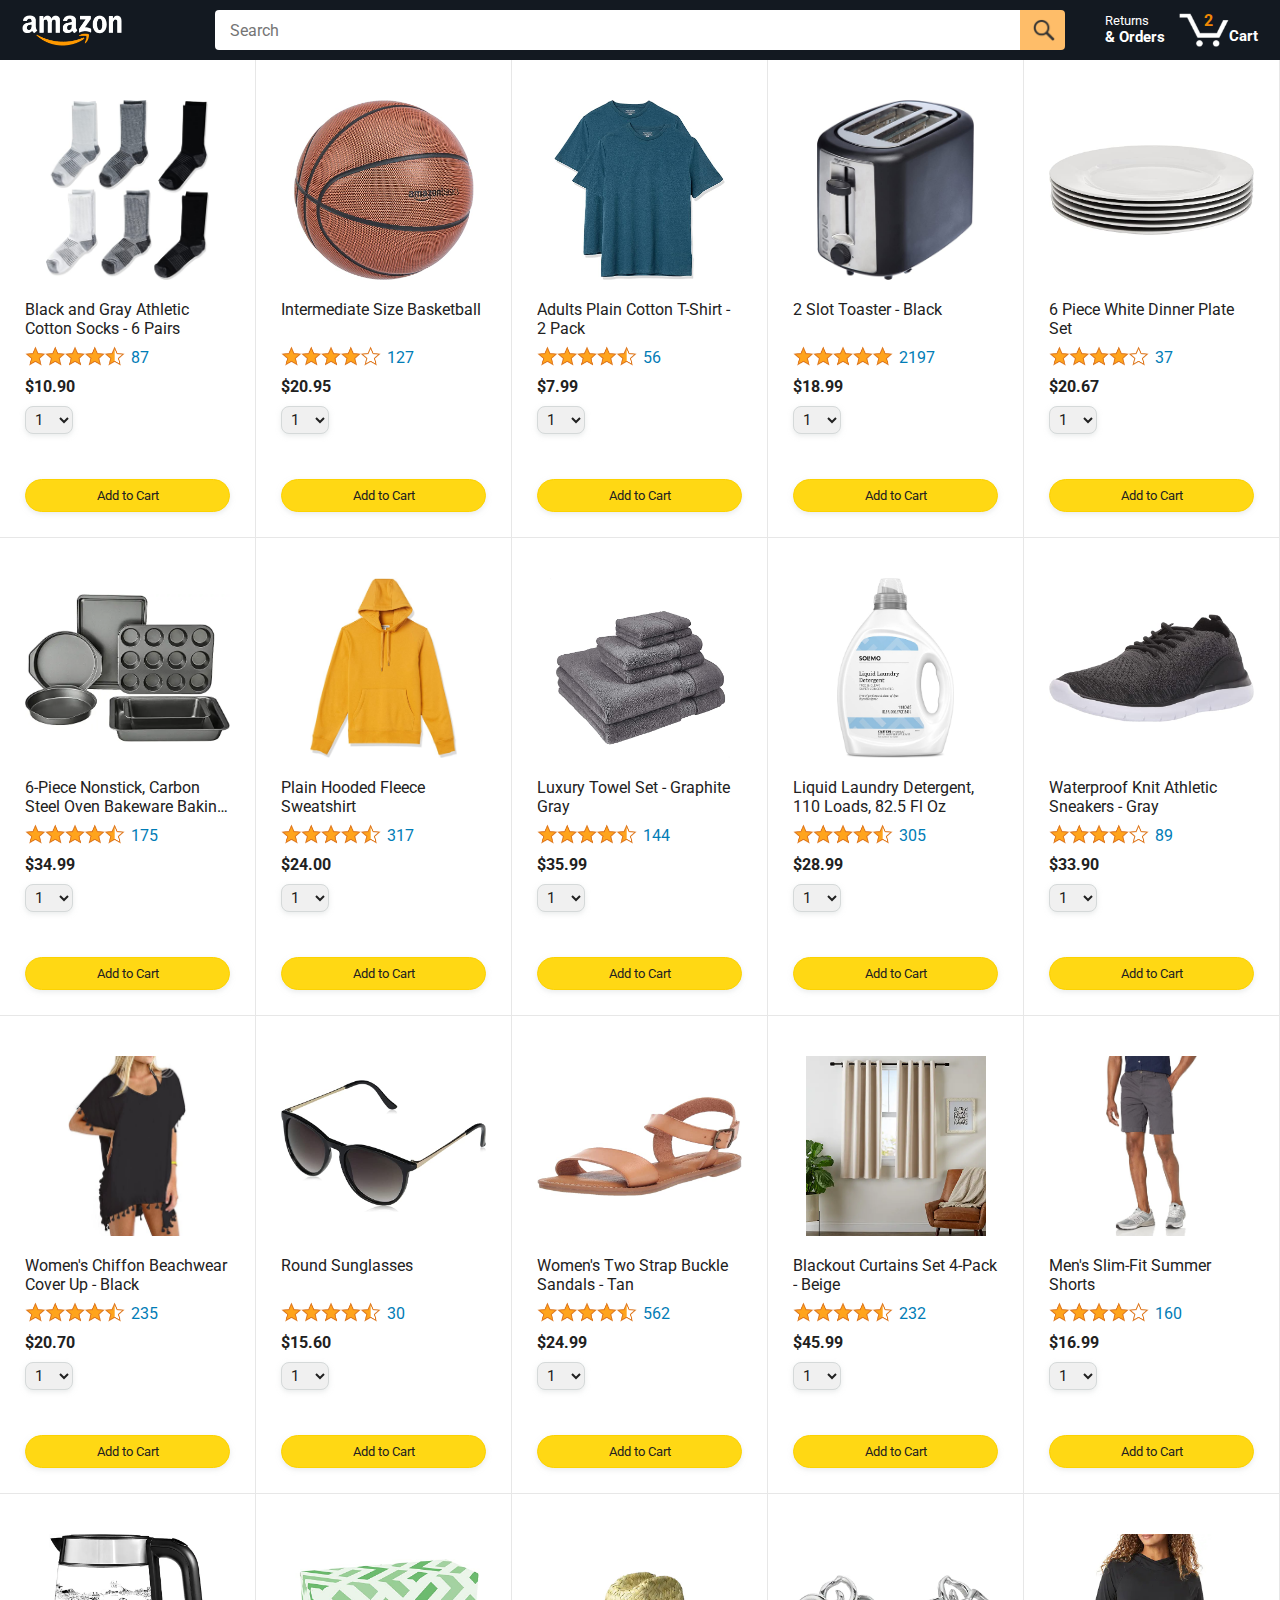
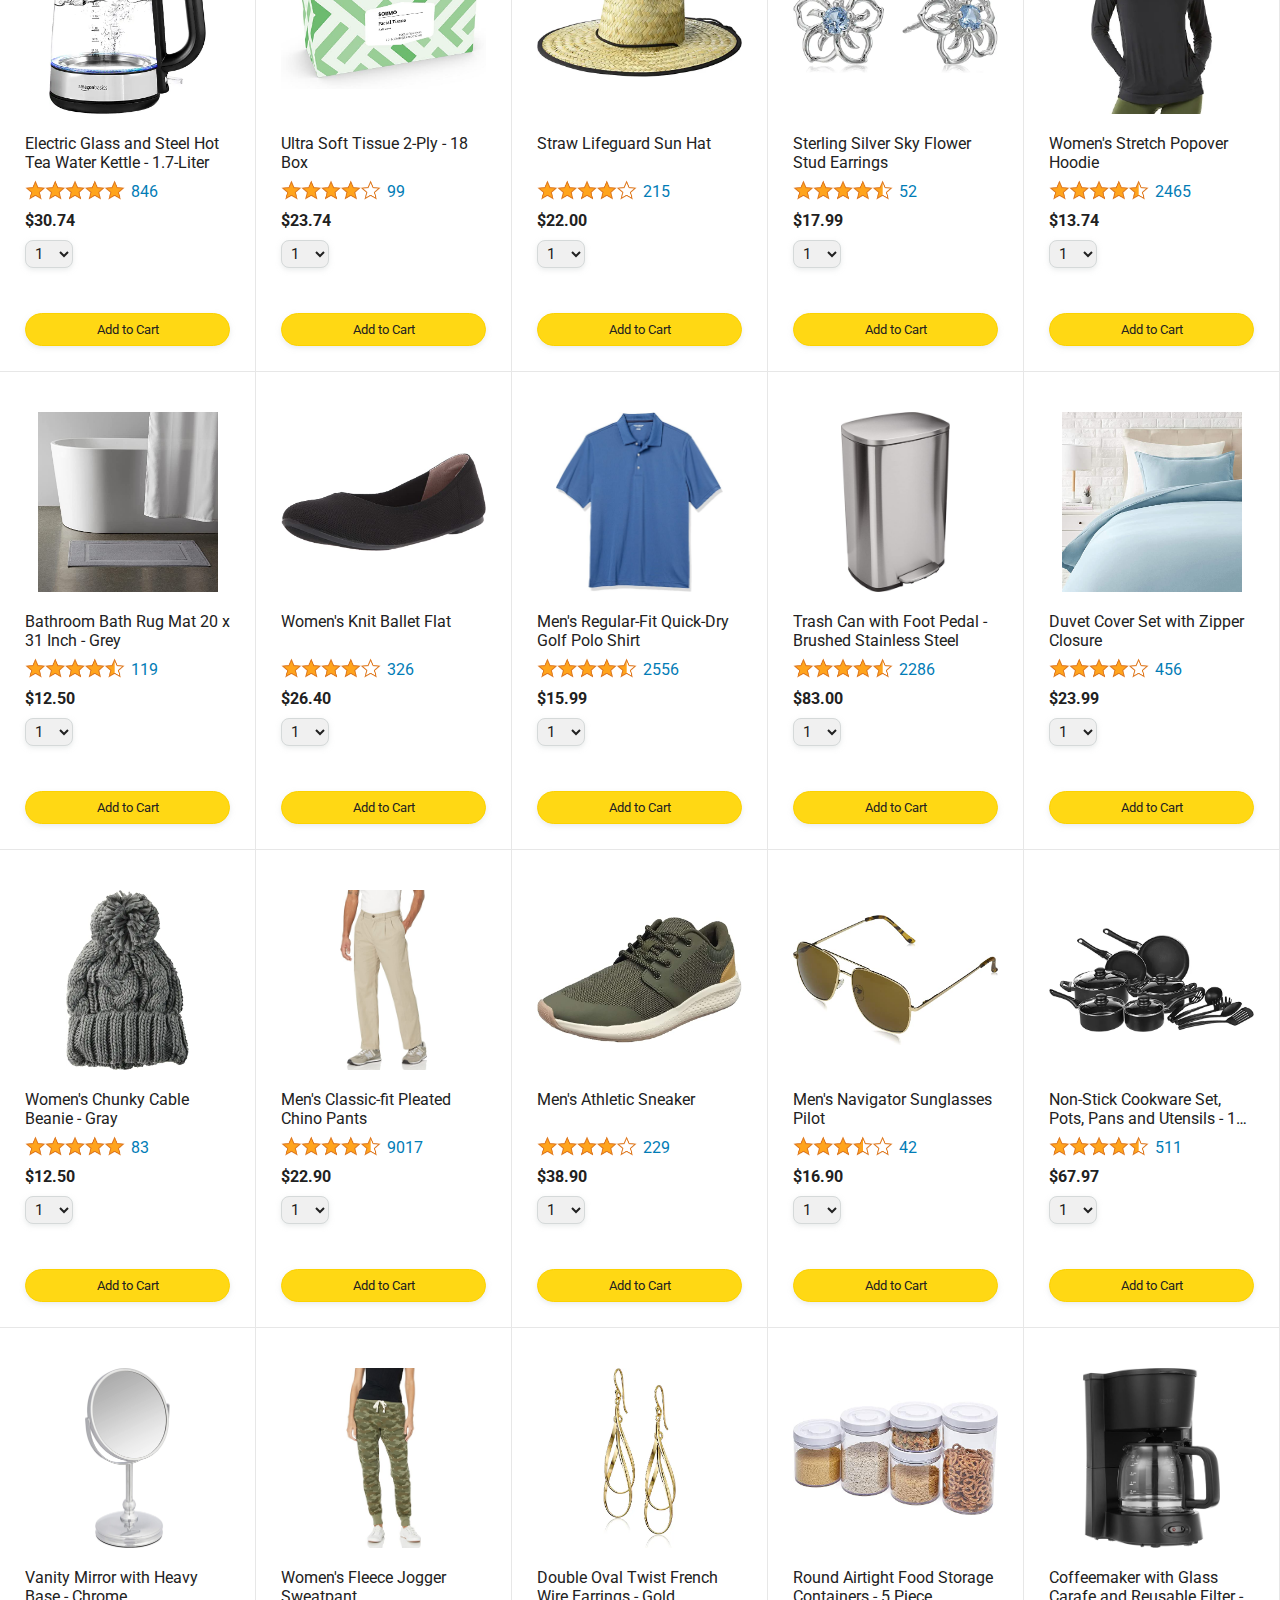
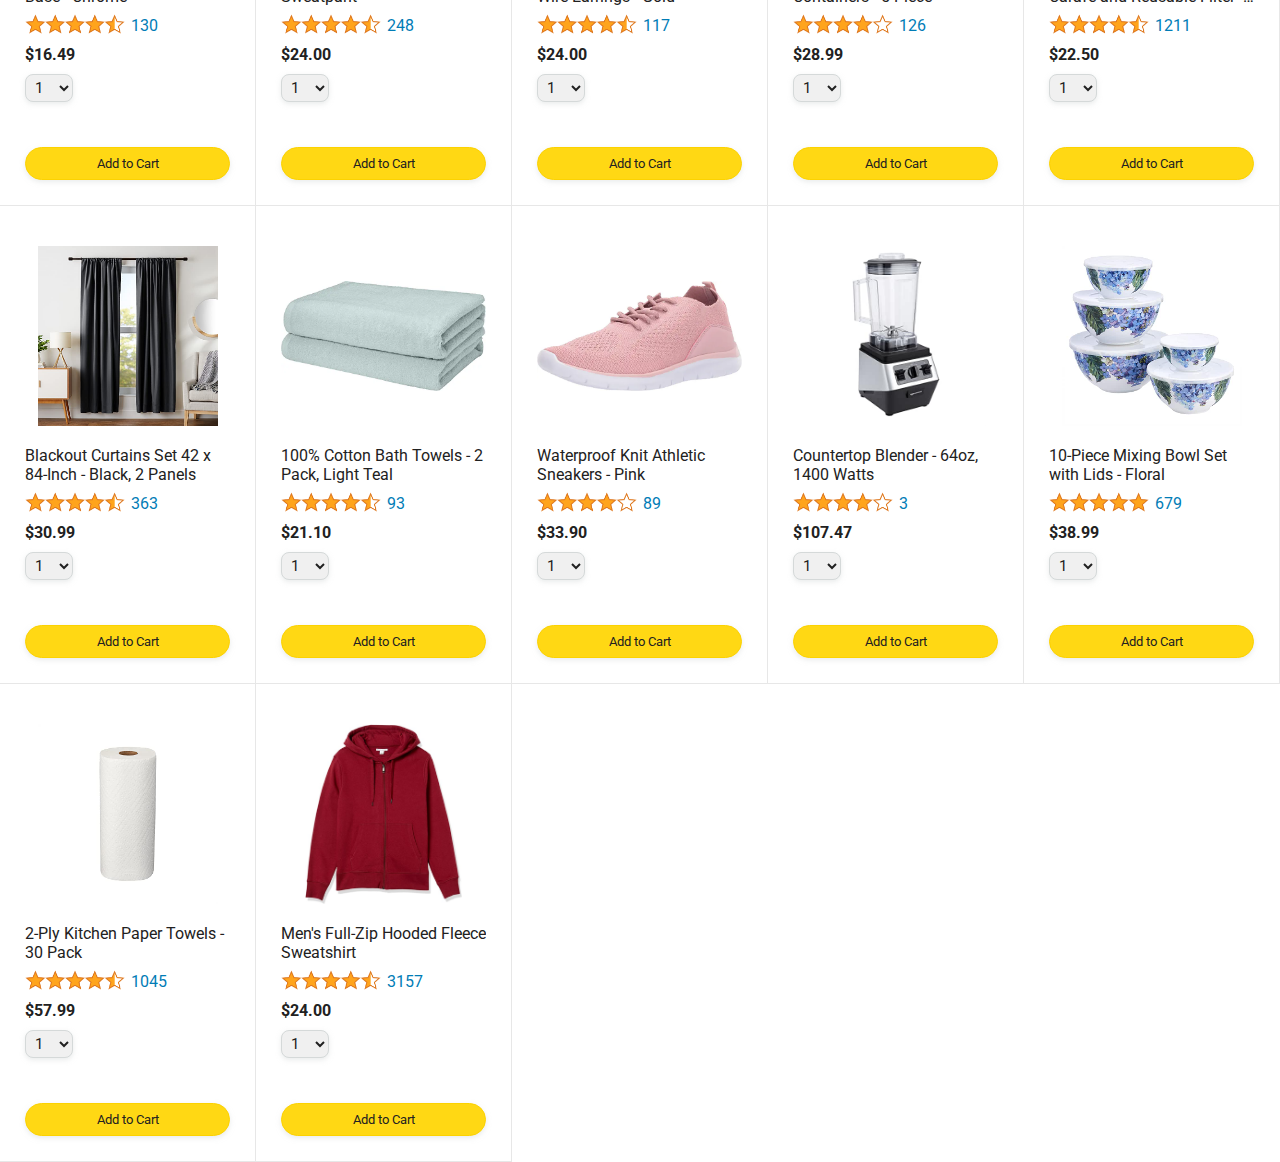
<file: javascript-amazon-project-main/index.html>
<!DOCTYPE html>
<html>

<head>
  <title>Amazon Project</title>
  <meta name="viewport" content="width=device-width, initial-scale=1">

  <!-- Load a font called Roboto from Google Fonts. -->
  <link rel="preconnect" href="https://fonts.googleapis.com">
  <link rel="preconnect" href="https://fonts.gstatic.com" crossorigin>
  <link href="https://fonts.googleapis.com/css2?family=Roboto:wght@400;500;700&display=swap" rel="stylesheet">

  <!-- Here are the CSS files for this page. -->
  <link rel="stylesheet" href="styles/shared/general.css">
  <link rel="stylesheet" href="styles/shared/amazon-header.css">
  <link rel="stylesheet" href="styles/pages/amazon.css">
</head>

<body>
  <div class="amazon-header">
    <div class="amazon-header-left-section">
      <a href="amazon.html" class="header-link">
        <img class="amazon-logo" src="images/amazon-logo-white.png">
        <img class="amazon-mobile-logo" src="images/amazon-mobile-logo-white.png">
      </a>
    </div>

    <div class="amazon-header-middle-section">
      <input class="search-bar" type="text" placeholder="Search">

      <button class="search-button">
        <img class="search-icon" src="images/icons/search-icon.png">
      </button>
    </div>

    <div class="amazon-header-right-section">
      <a class="orders-link header-link" href="orders.html">
        <span class="returns-text">Returns</span>
        <span class="orders-text">& Orders</span>
      </a>

      <a class="cart-link header-link" href="checkout.html">
        <img class="cart-icon" src="images/icons/cart-icon.png">
        <div class="cart-quantity"></div>
        <div class="cart-text">Cart</div>
      </a>
    </div>
  </div>

  <div class="main">
    <div class="products-grid">

    </div>
  </div>
  <script type="module" src="scripts/amazon.js"></script>

</body>


</html>
</file>
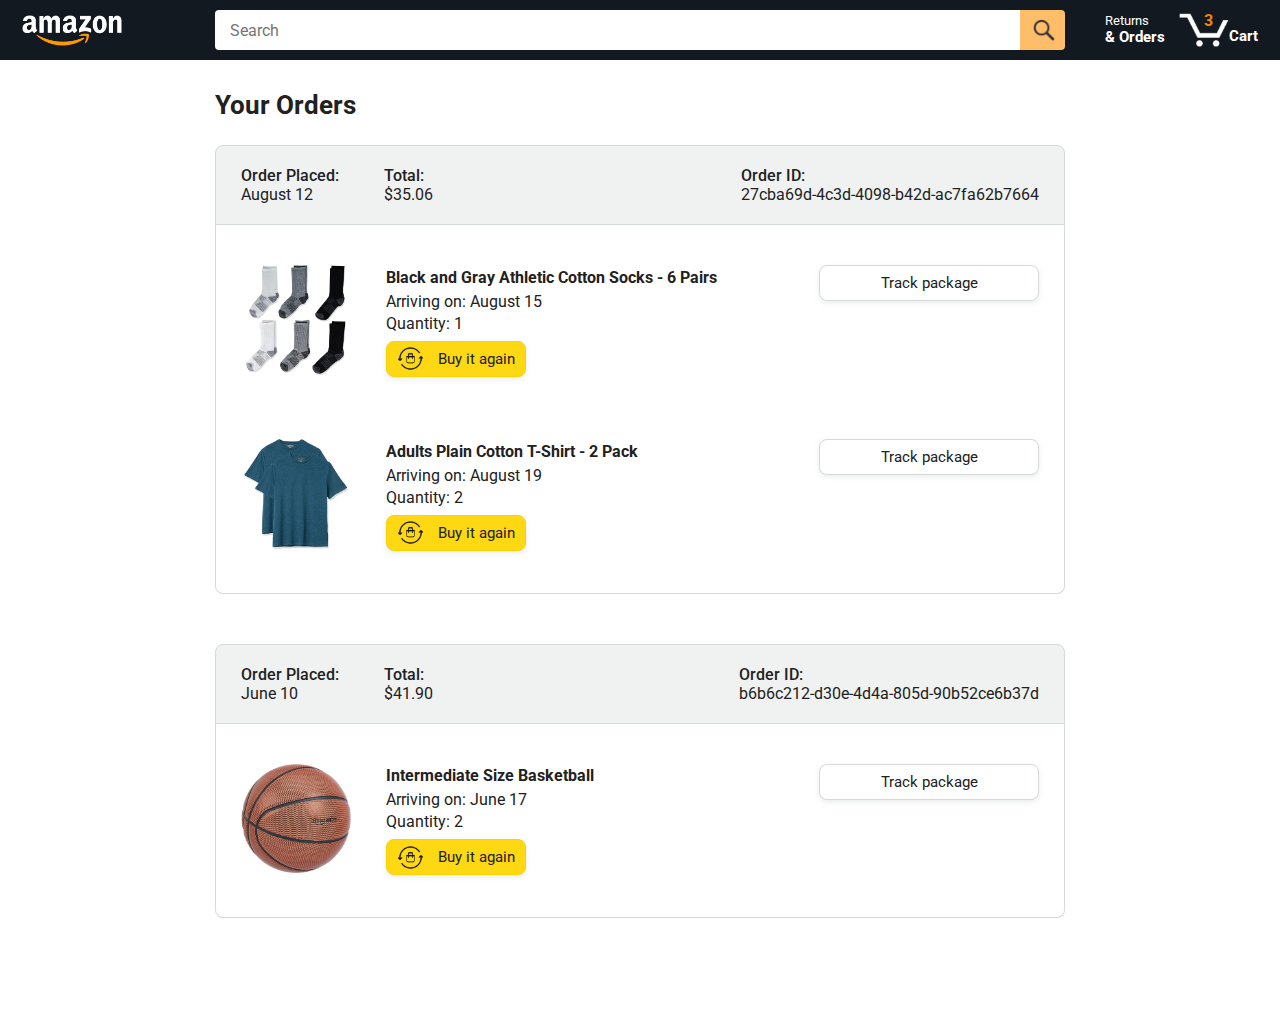
<file: javascript-amazon-project-main/orders.html>
<!DOCTYPE html>
<html>
  <head>
    <title>Orders</title>

    <!-- This code is needed for responsive design to work.
      (Responsive design = make the website look good on
      smaller screen sizes like a phone or a tablet). -->
    <meta name="viewport" content="width=device-width, initial-scale=1">

    <!-- Load a font called Roboto from Google Fonts. -->
    <link rel="preconnect" href="https://fonts.googleapis.com">
    <link rel="preconnect" href="https://fonts.gstatic.com" crossorigin>
    <link href="https://fonts.googleapis.com/css2?family=Roboto:wght@400;500;700&display=swap" rel="stylesheet">

    <!-- Here are the CSS files for this page. -->
    <link rel="stylesheet" href="styles/shared/general.css">
    <link rel="stylesheet" href="styles/shared/amazon-header.css">
    <link rel="stylesheet" href="styles/pages/orders.css">
  </head>
  <body>
    <div class="amazon-header">
      <div class="amazon-header-left-section">
        <a href="amazon.html" class="header-link">
          <img class="amazon-logo"
            src="images/amazon-logo-white.png">
          <img class="amazon-mobile-logo"
            src="images/amazon-mobile-logo-white.png">
        </a>
      </div>

      <div class="amazon-header-middle-section">
        <input class="search-bar" type="text" placeholder="Search">

        <button class="search-button">
          <img class="search-icon" src="images/icons/search-icon.png">
        </button>
      </div>

      <div class="amazon-header-right-section">
        <a class="orders-link header-link" href="orders.html">
          <span class="returns-text">Returns</span>
          <span class="orders-text">& Orders</span>
        </a>

        <a class="cart-link header-link" href="checkout.html">
          <img class="cart-icon" src="images/icons/cart-icon.png">
          <div class="cart-quantity">3</div>
          <div class="cart-text">Cart</div>
        </a>
      </div>
    </div>

    <div class="main">
      <div class="page-title">Your Orders</div>

      <div class="orders-grid">
        <div class="order-container">
          
          <div class="order-header">
            <div class="order-header-left-section">
              <div class="order-date">
                <div class="order-header-label">Order Placed:</div>
                <div>August 12</div>
              </div>
              <div class="order-total">
                <div class="order-header-label">Total:</div>
                <div>$35.06</div>
              </div>
            </div>

            <div class="order-header-right-section">
              <div class="order-header-label">Order ID:</div>
              <div>27cba69d-4c3d-4098-b42d-ac7fa62b7664</div>
            </div>
          </div>

          <div class="order-details-grid">
            <div class="product-image-container">
              <img src="images/products/athletic-cotton-socks-6-pairs.jpg">
            </div>

            <div class="product-details">
              <div class="product-name">
                Black and Gray Athletic Cotton Socks - 6 Pairs
              </div>
              <div class="product-delivery-date">
                Arriving on: August 15
              </div>
              <div class="product-quantity">
                Quantity: 1
              </div>
              <button class="buy-again-button button-primary">
                <img class="buy-again-icon" src="images/icons/buy-again.png">
                <span class="buy-again-message">Buy it again</span>
              </button>
            </div>

            <div class="product-actions">
              <a href="tracking.html">
                <button class="track-package-button button-secondary">
                  Track package
                </button>
              </a>
            </div>

            <div class="product-image-container">
              <img src="images/products/adults-plain-cotton-tshirt-2-pack-teal.jpg">
            </div>

            <div class="product-details">
              <div class="product-name">
                Adults Plain Cotton T-Shirt - 2 Pack
              </div>
              <div class="product-delivery-date">
                Arriving on: August 19
              </div>
              <div class="product-quantity">
                Quantity: 2
              </div>
              <button class="buy-again-button button-primary">
                <img class="buy-again-icon" src="images/icons/buy-again.png">
                <span class="buy-again-message">Buy it again</span>
              </button>
            </div>

            <div class="product-actions">
              <a href="tracking.html">
                <button class="track-package-button button-secondary">
                  Track package
                </button>
              </a>
            </div>
          </div>
        </div>

        <div class="order-container">

          <div class="order-header">
            <div class="order-header-left-section">
              <div class="order-date">
                <div class="order-header-label">Order Placed:</div>
                <div>June 10</div>
              </div>
              <div class="order-total">
                <div class="order-header-label">Total:</div>
                <div>$41.90</div>
              </div>
            </div>

            <div class="order-header-right-section">
              <div class="order-header-label">Order ID:</div>
              <div>b6b6c212-d30e-4d4a-805d-90b52ce6b37d</div>
            </div>
          </div>

          <div class="order-details-grid">
            <div class="product-image-container">
              <img src="images/products/intermediate-composite-basketball.jpg">
            </div>

            <div class="product-details">
              <div class="product-name">
                Intermediate Size Basketball
              </div>
              <div class="product-delivery-date">
                Arriving on: June 17
              </div>
              <div class="product-quantity">
                Quantity: 2
              </div>
              <button class="buy-again-button button-primary">
                <img class="buy-again-icon" src="images/icons/buy-again.png">
                <span class="buy-again-message">Buy it again</span>
              </button>
            </div>

            <div class="product-actions">
              <a href="tracking.html">
                <button class="track-package-button button-secondary">
                  Track package
                </button>
              </a>
            </div>
          </div>
        </div>
      </div>
    </div>
  </body>
</html>
</file>
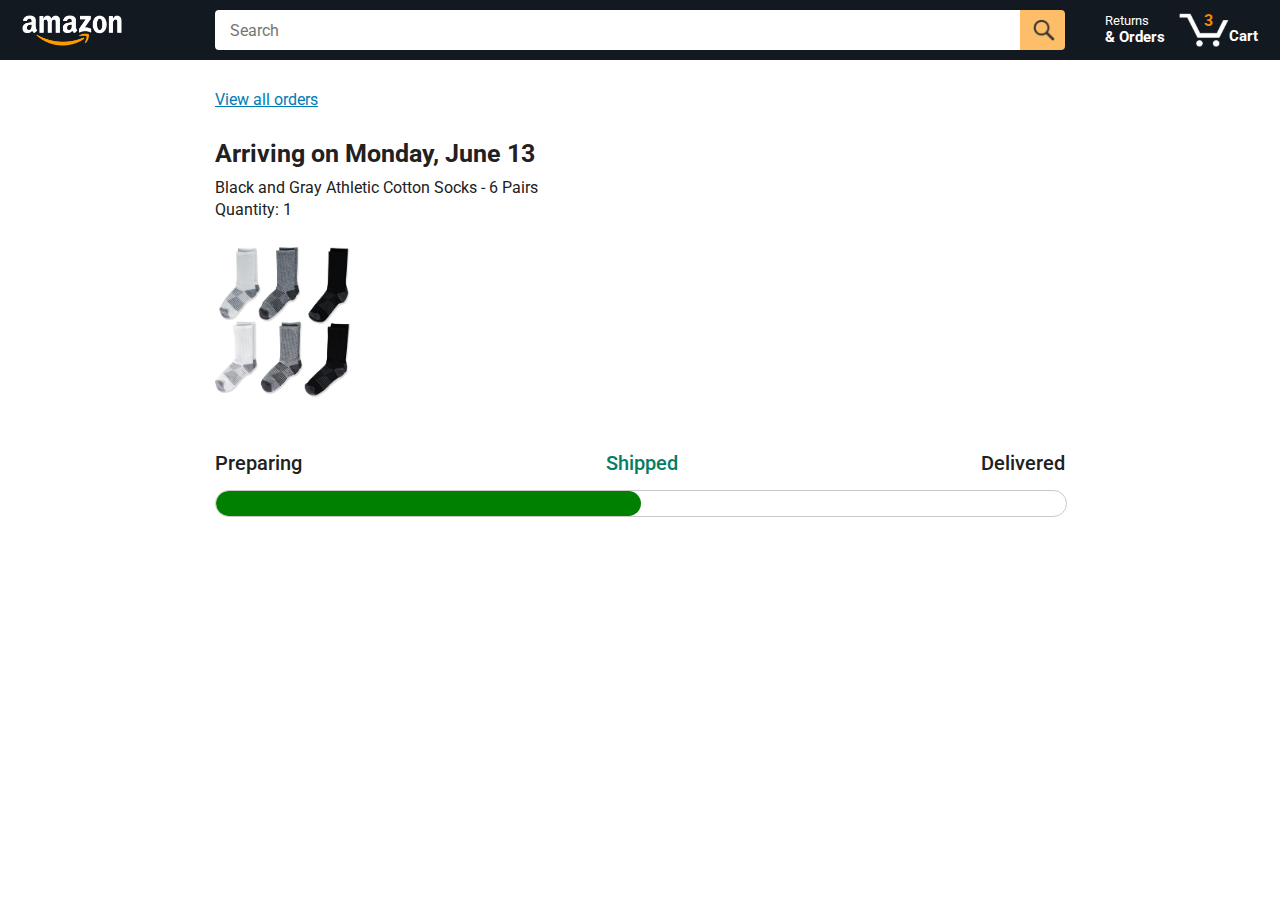
<file: javascript-amazon-project-main/tracking.html>
<!DOCTYPE html>
<html>
  <head>
    <title>Tracking</title>

    <!-- This code is needed for responsive design to work.
      (Responsive design = make the website look good on
      smaller screen sizes like a phone or a tablet). -->
    <meta name="viewport" content="width=device-width, initial-scale=1">

    <!-- Load a font called Roboto from Google Fonts. -->
    <link rel="preconnect" href="https://fonts.googleapis.com">
    <link rel="preconnect" href="https://fonts.gstatic.com" crossorigin>
    <link href="https://fonts.googleapis.com/css2?family=Roboto:wght@400;500;700&display=swap" rel="stylesheet">

    <!-- Here are the CSS files for this page. -->
    <link rel="stylesheet" href="styles/shared/general.css">
    <link rel="stylesheet" href="styles/shared/amazon-header.css">
    <link rel="stylesheet" href="styles/pages/tracking.css">
  </head>
  <body>
    <div class="amazon-header">
      <div class="amazon-header-left-section">
        <a href="amazon.html" class="header-link">
          <img class="amazon-logo"
            src="images/amazon-logo-white.png">
          <img class="amazon-mobile-logo"
            src="images/amazon-mobile-logo-white.png">
        </a>
      </div>

      <div class="amazon-header-middle-section">
        <input class="search-bar" type="text" placeholder="Search">

        <button class="search-button">
          <img class="search-icon" src="images/icons/search-icon.png">
        </button>
      </div>

      <div class="amazon-header-right-section">
        <a class="orders-link header-link" href="orders.html">
          <span class="returns-text">Returns</span>
          <span class="orders-text">& Orders</span>
        </a>

        <a class="cart-link header-link" href="checkout.html">
          <img class="cart-icon" src="images/icons/cart-icon.png">
          <div class="cart-quantity">3</div>
          <div class="cart-text">Cart</div>
        </a>
      </div>
    </div>

    <div class="main">
      <div class="order-tracking">
        <a class="back-to-orders-link link-primary" href="orders.html">
          View all orders
        </a>

        <div class="delivery-date">
          Arriving on Monday, June 13
        </div>

        <div class="product-info">
          Black and Gray Athletic Cotton Socks - 6 Pairs
        </div>

        <div class="product-info">
          Quantity: 1
        </div>

        <img class="product-image" src="images/products/athletic-cotton-socks-6-pairs.jpg">

        <div class="progress-labels-container">
          <div class="progress-label">
            Preparing
          </div>
          <div class="progress-label current-status">
            Shipped
          </div>
          <div class="progress-label">
            Delivered
          </div>
        </div>

        <div class="progress-bar-container">
          <div class="progress-bar"></div>
        </div>
      </div>
    </div>
  </body>
</html>
</file>
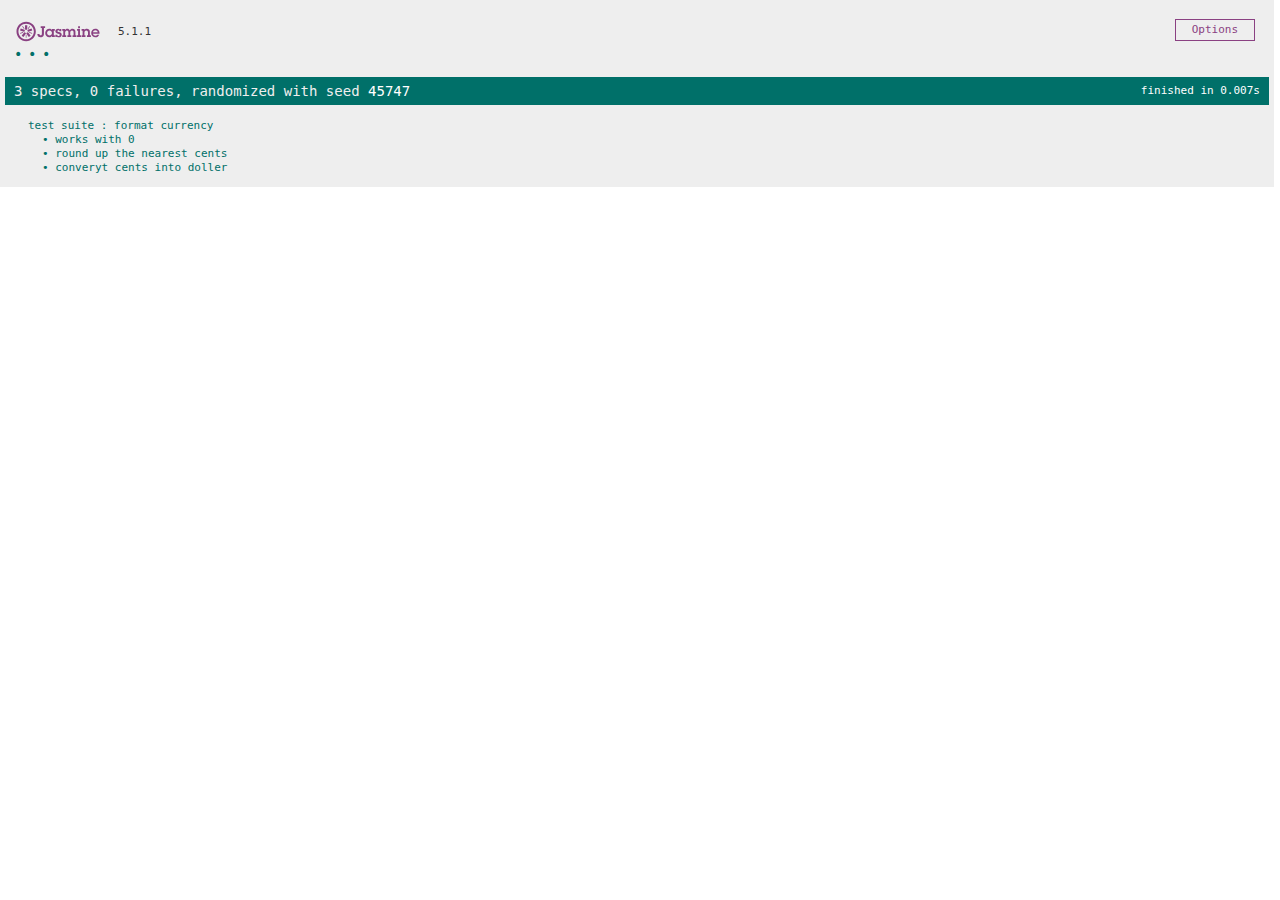
<file: javascript-amazon-project-main/tests-jasmine/tests.html>
<!DOCTYPE html>
<html>

<head>
  <meta charset="utf-8">
  <title>Jasmine Spec Runner v5.1.1</title>

  <link rel="shortcut icon" type="image/png" href="lib/jasmine-5.1.1/jasmine_favicon.png">
  <link rel="stylesheet" href="lib/jasmine-5.1.1/jasmine.css">

  <script src="lib/jasmine-5.1.1/jasmine.js"></script>
  <script src="lib/jasmine-5.1.1/jasmine-html.js"></script>
  <script src="lib/jasmine-5.1.1/boot0.js"></script>
  <!-- optional: include a file here that configures the Jasmine env -->
  <script src="lib/jasmine-5.1.1/boot1.js"></script>

</head>

<body>
  <script type="module" src="moneyTest.js"></script>
</body>

</html>
</file>
<file: javascript-amazon-project-main/styles/shared/general.css>
body {
  font-family: Roboto, Arial;
  color: rgb(33, 33, 33);
  /* The <body> element has a default margin of 8px
     on all sides. This removes the default margins. */
  margin: 0;
}

/* <p> elements have a default margin on the top
   and bottom. This removes the default margins. */
p {
  margin: 0;
}

button {
  cursor: pointer;
}

select {
  cursor: pointer;
}

input, select, button {
  font-family: Roboto, Arial;
}

.button-primary {
  color: rgb(33, 33, 33);
  background-color: rgb(255, 216, 20);
  border: 1px solid rgb(252, 210, 0);
  border-radius: 8px;
  cursor: pointer;
  box-shadow: 0 2px 5px rgba(213, 217, 217, 0.5);
}

.button-primary:hover {
  background-color: rgb(247, 202, 0);
  border: 1px solid rgb(242, 194, 0);
}

.button-primary:active {
  background: rgb(255, 216, 20);
  border-color: rgb(252, 210, 0);
  box-shadow: none;
}

.button-secondary {
  color: rgb(33, 33, 33);
  background: white;
  border: 1px solid rgb(213, 217, 217);
  border-radius: 8px;
  cursor: pointer;
  box-shadow: 0 2px 5px rgba(213, 217, 217, 0.5);
}

.button-secondary:hover {
  background-color: rgb(247, 250, 250);
}

.button-secondary:active {
  background-color: rgb(237, 253, 255);
  box-shadow: none;
}

/* These styles will limit text to 2 lines. Anything
   beyond 2 lines will be replaced with "..."
   You can find this code by using an A.I. tool or by
   searching in Google.
   https://css-tricks.com/almanac/properties/l/line-clamp/ */
.limit-text-to-2-lines {
  display: -webkit-box;
  -webkit-line-clamp: 2;
  -webkit-box-orient: vertical;
  overflow: hidden;
}

.link-primary {
  color: rgb(1, 124, 182);
  cursor: pointer;
}

.link-primary:hover {
  color: rgb(196, 80, 0);
}

/* Styles for dropdown selectors. */
select {
  color: rgb(33, 33, 33);
  background-color: rgb(240, 240, 240);
  border: 1px solid rgb(213, 217, 217);
  border-radius: 8px;
  padding: 3px 5px;
  font-size: 15px;
  cursor: pointer;
  box-shadow: 0 2px 5px rgba(213, 217, 217, 0.5);
}

select:focus,
input:focus {
  outline: 2px solid rgb(255, 153, 0);
}
</file>
<file: javascript-amazon-project-main/styles/shared/amazon-header.css>
.amazon-header {
  background-color: rgb(19, 25, 33);
  color: white;
  padding-left: 15px;
  padding-right: 15px;

  display: flex;
  align-items: center;
  justify-content: space-between;

  position: fixed;
  top: 0;
  left: 0;
  right: 0;
  height: 60px;
}

.amazon-header-left-section {
  width: 180px;
}

@media (max-width: 800px) {
  .amazon-header-left-section {
    width: unset;
  }
}

.header-link {
  display: inline-block;
  padding: 6px;
  border-radius: 2px;
  cursor: pointer;
  text-decoration: none;
  border: 1px solid rgba(0, 0, 0, 0);
}

.header-link:hover {
  border: 1px solid white;
}

.amazon-logo {
  width: 100px;
  margin-top: 5px;
}

.amazon-mobile-logo {
  display: none;
}

@media (max-width: 575px) {
  .amazon-logo {
    display: none;
  }

  .amazon-mobile-logo {
    display: block;
    height: 35px;
    margin-top: 5px;
  }
}

.amazon-header-middle-section {
  flex: 1;
  max-width: 850px;
  margin-left: 10px;
  margin-right: 10px;
  display: flex;
}

.search-bar {
  flex: 1;
  width: 0;
  font-size: 16px;
  height: 38px;
  padding-left: 15px;
  border: none;
  border-top-left-radius: 4px;
  border-bottom-left-radius: 4px;
  border-top-right-radius: 0;
  border-bottom-right-radius: 0;
}

.search-button {
  background-color: rgb(254, 189, 105);
  border: none;
  width: 45px;
  height: 40px;
  border-top-right-radius: 4px;
  border-bottom-right-radius: 4px;
  flex-shrink: 0;
}

.search-icon {
  height: 22px;
  margin-left: 2px;
  margin-top: 3px;
}

.amazon-header-right-section {
  width: 180px;
  flex-shrink: 0;
  display: flex;
  justify-content: end;
}

.orders-link {
  color: white;
}

.returns-text {
  display: block;
  font-size: 13px;
}

.orders-text {
  display: block;
  font-size: 15px;
  font-weight: 700;
}

.cart-link {
  color: white;
  display: flex;
  align-items: center;
  position: relative;
}

.cart-icon {
  width: 50px;
}

.cart-text {
  margin-top: 12px;
  font-size: 15px;
  font-weight: 700;
}

.cart-quantity {
  color: rgb(240, 136, 4);
  font-size: 16px;
  font-weight: 700;

  position: absolute;
  top: 4px;
  left: 22px;
  
  width: 26px;
  text-align: center;
}
</file>
<file: javascript-amazon-project-main/styles/pages/amazon.css>
.main {
  margin-top: 60px;
}

.products-grid {
  display: grid;

  /* - In CSS Grid, 1fr means a column will take up the
       remaining space in the grid.
     - If we write 1fr 1fr ... 1fr; 8 times, this will
       divide the grid into 8 columns, each taking up an
       equal amount of the space.
     - repeat(8, 1fr); is a shortcut for repeating "1fr"
       8 times (instead of typing out "1fr" 8 times).
       repeat(...) is a special property that works with
       display: grid; */
  grid-template-columns: repeat(8, 1fr);
}

/* @media is used to create responsive design (making the
   website look good on any screen size). This @media
   means when the screen width is 2000px or less, we
   will divide the grid into 7 columns instead of 8. */
@media (max-width: 2000px) {
  .products-grid {
    grid-template-columns: repeat(7, 1fr);
  }
}

/* This @media means when the screen width is 1600px or
   less, we will divide the grid into 6 columns. */
@media (max-width: 1600px) {
  .products-grid {
    grid-template-columns: repeat(6, 1fr);
  }
}

@media (max-width: 1300px) {
  .products-grid {
    grid-template-columns: repeat(5, 1fr);
  }
}

@media (max-width: 1000px) {
  .products-grid {
    grid-template-columns: repeat(4, 1fr);
  }
}

@media (max-width: 800px) {
  .products-grid {
    grid-template-columns: repeat(3, 1fr);
  }
}

@media (max-width: 575px) {
  .products-grid {
    grid-template-columns: repeat(2, 1fr);
  }
}

@media (max-width: 450px) {
  .products-grid {
    grid-template-columns: 1fr;
  }
}

.product-container {
  padding-top: 40px;
  padding-bottom: 25px;
  padding-left: 25px;
  padding-right: 25px;

  border-right: 1px solid rgb(231, 231, 231);
  border-bottom: 1px solid rgb(231, 231, 231);

  display: flex;
  flex-direction: column;
}

.product-image-container {
  display: flex;
  justify-content: center;
  align-items: center;

  height: 180px;
  margin-bottom: 20px;
}

.product-image {
  /* Images will overflow their container by default. To
    prevent this, we set max-width and max-height to 100%
    so they stay inside their container. */
  max-width: 100%;
  max-height: 100%;
}

.product-name {
  height: 40px;
  margin-bottom: 5px;
}

.product-rating-container {
  display: flex;
  align-items: center;
  margin-bottom: 10px;
}

.product-rating-stars {
  width: 100px;
  margin-right: 6px;
}

.product-rating-count {
  color: rgb(1, 124, 182);
  cursor: pointer;
  margin-top: 3px;
}

.product-price {
  font-weight: 700;
  margin-bottom: 10px;
}

.product-quantity-container {
  margin-bottom: 17px;
}

.product-spacer {
  flex: 1;
}

.added-to-cart {
  color: rgb(6, 125, 98);
  font-size: 16px;

  display: flex;
  align-items: center;
  margin-bottom: 8px;

  /* At first, the "Added to cart" message will
     be invisible. Use JavaScript to change the
     opacity and make it visible. */
  opacity: 0;
}

.added-to-cart-visible {
  opacity: 1;
}

.added-to-cart img {
  height: 20px;
  margin-right: 5px;
}

.add-to-cart-button {
  width: 100%;
  padding: 8px;
  border-radius: 50px;
}
</file>
<file: javascript-amazon-project-main/styles/pages/orders.css>
.main {
  max-width: 850px;
  margin-top: 90px;
  margin-bottom: 100px;
  padding-left: 20px;
  padding-right: 20px;

  /* margin-left: auto;
     margin-right auto;
     Is a trick for centering an element horizontally
     without needing a container. */
  margin-left: auto;
  margin-right: auto;
}

.page-title {
  font-weight: 700;
  font-size: 26px;
  margin-bottom: 25px;
}

.orders-grid {
  display: grid;
  grid-template-columns: 1fr;
  row-gap: 50px;
}

.order-header {
  background-color: rgb(240, 242, 242);
  border: 1px solid rgb(213, 217, 217);

  display: flex;
  align-items: center;
  justify-content: space-between;

  padding: 20px 25px;
  border-top-left-radius: 8px;
  border-top-right-radius: 8px;
}

.order-header-left-section {
  display: flex;
  flex-shrink: 0;
}

.order-header-label {
  font-weight: 500;
}

.order-date,
.order-total {
  margin-right: 45px;
}

.order-header-right-section {
  flex-shrink: 1;
}

@media (max-width: 575px) {
  .order-header {
    flex-direction: column;
    align-items: start;
    line-height: 23px;
    padding: 15px;
  }

  .order-header-left-section {
    flex-direction: column;
  }

  .order-header-label {
    margin-right: 5px;
  }

  .order-date,
  .order-total {
    display: grid;
    grid-template-columns: auto 1fr;
    margin-right: 0;
  }

  .order-header-right-section {
    display: grid;
    grid-template-columns: auto 1fr;
  }
}

.order-details-grid {
  padding: 40px 25px;
  border: 1px solid rgb(213, 217, 217);
  border-top: none;
  border-bottom-left-radius: 8px;
  border-bottom-right-radius: 8px;

  display: grid;
  grid-template-columns: 110px 1fr 220px;
  column-gap: 35px;
  row-gap: 60px;
  align-items: center;
}

@media (max-width: 800px) {
  .order-details-grid {
    grid-template-columns: 110px 1fr;
    row-gap: 0;
    padding-bottom: 8px;
  }
}

@media (max-width: 450px) {
  .order-details-grid {
    grid-template-columns: 1fr;
  }
}

.product-image-container {
  text-align: center;
}

.product-image-container img {
  max-width: 110px;
  max-height: 110px;
}

.product-name {
  font-weight: 700;
  margin-bottom: 5px;
}

.product-delivery-date {
  margin-bottom: 3px;
}

.product-quantity {
  margin-bottom: 8px;
}

.buy-again-button {
  font-size: 15px;
  width: 140px;
  height: 36px;
  border-radius: 8px;

  display: flex;
  align-items: center;
  justify-content: center;
}

.buy-again-icon {
  width: 25px;
  margin-right: 15px;
}

.product-actions {
  align-self: start;
}

.track-package-button {
  width: 100%;
  font-size: 15px;
  padding: 8px;
}

@media (max-width: 800px) {
  .buy-again-button {
    margin-bottom: 10px;
  }

  .product-actions {
    /* grid-column: 2 means this element will be placed
       in column 2 in the grid. (Normally, the column that
       an element is placed in is determined by the order
       of the elements in the HTML. grid-column overrides
       this default ordering). */
    grid-column: 2;
    margin-bottom: 30px;
  }

  .track-package-button {
    width: 140px;
  }
}

@media (max-width: 450px) {
  .product-image-container {
    text-align: center;
    margin-bottom: 25px;
  }

  .product-image-container img {
    max-width: 150px;
    max-height: 150px;
  }

  .product-name {
    margin-bottom: 10px;
  }

  .product-quantity {
    margin-bottom: 15px;
  }

  .buy-again-button {
    width: 100%;
    margin-bottom: 15px;
  }

  .product-actions {
    /* grid-column: auto; undos grid-column: 2; from above.
       This element will now be placed in its normal column
       in the grid. */
    grid-column: auto;
    margin-bottom: 70px;
  }

  .track-package-button {
    width: 100%;
    padding: 12px;
  }
}
</file>
<file: javascript-amazon-project-main/styles/pages/tracking.css>
.main {
  max-width: 850px;
  margin-top: 90px;
  margin-bottom: 100px;
  padding-left: 30px;
  padding-right: 30px;

  /* margin-left: auto;
     margin-right auto;
     Is a trick for centering an element horizontally
     without needing a container. */
  margin-left: auto;
  margin-right: auto;
}

.back-to-orders-link {
  display: inline-block;
  margin-bottom: 30px;
}

.delivery-date {
  font-size: 25px;
  font-weight: 700;
  margin-bottom: 10px;
}

.product-info {
  margin-bottom: 3px;
}

.product-image {
  max-width: 150px;
  max-height: 150px;
  margin-top: 25px;
  margin-bottom: 50px;
}

.progress-labels-container {
  display: flex;
  justify-content: space-between;
  font-size: 20px;
  font-weight: 500;
  margin-bottom: 15px;
}

.current-status {
  color: rgb(6, 125, 98);
}

@media (max-width: 575px) {
  .progress-labels-container {
    font-size: 16px;
  }
}

@media (max-width: 450px) {
  .progress-labels-container {
    flex-direction: column;
    margin-bottom: 5px;
  }

  .progress-label {
    margin-bottom: 3px;
  }
}

.progress-bar-container {
  height: 25px;
  width: 100%;

  border: 1px solid rgb(200, 200, 200);
  border-radius: 50px;
  overflow: hidden;
}

.progress-bar {
  height: 100%;
  background-color: green;
  border-radius: 50px;
  width: 50%;
}
</file>
<file: javascript-amazon-project-main/tests-jasmine/lib/jasmine-5.1.1/jasmine.css>
@charset "UTF-8";
body {
  overflow-y: scroll;
}

.jasmine_html-reporter {
  width: 100%;
  background-color: #eee;
  padding: 5px;
  margin: -8px;
  font-size: 11px;
  font-family: Monaco, "Lucida Console", monospace;
  line-height: 14px;
  color: #333;
}
.jasmine_html-reporter a {
  text-decoration: none;
}
.jasmine_html-reporter a:hover {
  text-decoration: underline;
}
.jasmine_html-reporter p, .jasmine_html-reporter h1, .jasmine_html-reporter h2, .jasmine_html-reporter h3, .jasmine_html-reporter h4, .jasmine_html-reporter h5, .jasmine_html-reporter h6 {
  margin: 0;
  line-height: 14px;
}
.jasmine_html-reporter .jasmine-banner,
.jasmine_html-reporter .jasmine-symbol-summary,
.jasmine_html-reporter .jasmine-summary,
.jasmine_html-reporter .jasmine-result-message,
.jasmine_html-reporter .jasmine-spec .jasmine-description,
.jasmine_html-reporter .jasmine-spec-detail .jasmine-description,
.jasmine_html-reporter .jasmine-alert .jasmine-bar,
.jasmine_html-reporter .jasmine-stack-trace {
  padding-left: 9px;
  padding-right: 9px;
}
.jasmine_html-reporter .jasmine-banner {
  position: relative;
}
.jasmine_html-reporter .jasmine-banner .jasmine-title {
  background: url("[data-uri]") no-repeat;
  background: url("[data-uri]") no-repeat, none;
  background-size: 100%;
  display: block;
  float: left;
  width: 90px;
  height: 25px;
}
.jasmine_html-reporter .jasmine-banner .jasmine-version {
  margin-left: 14px;
  position: relative;
  top: 6px;
}
.jasmine_html-reporter #jasmine_content {
  position: fixed;
  right: 100%;
}
.jasmine_html-reporter .jasmine-banner {
  margin-top: 14px;
}
.jasmine_html-reporter .jasmine-duration {
  color: #fff;
  float: right;
  line-height: 28px;
  padding-right: 9px;
}
.jasmine_html-reporter .jasmine-symbol-summary {
  overflow: hidden;
  margin: 14px 0;
}
.jasmine_html-reporter .jasmine-symbol-summary li {
  display: inline-block;
  height: 10px;
  width: 14px;
  font-size: 16px;
}
.jasmine_html-reporter .jasmine-symbol-summary li.jasmine-passed {
  font-size: 14px;
}
.jasmine_html-reporter .jasmine-symbol-summary li.jasmine-passed:before {
  color: #007069;
  content: "•";
}
.jasmine_html-reporter .jasmine-symbol-summary li.jasmine-failed {
  line-height: 9px;
}
.jasmine_html-reporter .jasmine-symbol-summary li.jasmine-failed:before {
  color: #ca3a11;
  content: "×";
  font-weight: bold;
  margin-left: -1px;
}
.jasmine_html-reporter .jasmine-symbol-summary li.jasmine-excluded {
  font-size: 14px;
}
.jasmine_html-reporter .jasmine-symbol-summary li.jasmine-excluded:before {
  color: #bababa;
  content: "•";
}
.jasmine_html-reporter .jasmine-symbol-summary li.jasmine-excluded-no-display {
  font-size: 14px;
  display: none;
}
.jasmine_html-reporter .jasmine-symbol-summary li.jasmine-pending {
  line-height: 17px;
}
.jasmine_html-reporter .jasmine-symbol-summary li.jasmine-pending:before {
  color: #ba9d37;
  content: "*";
}
.jasmine_html-reporter .jasmine-symbol-summary li.jasmine-empty {
  font-size: 14px;
}
.jasmine_html-reporter .jasmine-symbol-summary li.jasmine-empty:before {
  color: #ba9d37;
  content: "•";
}
.jasmine_html-reporter .jasmine-run-options {
  float: right;
  margin-right: 5px;
  border: 1px solid #8a4182;
  color: #8a4182;
  position: relative;
  line-height: 20px;
}
.jasmine_html-reporter .jasmine-run-options .jasmine-trigger {
  cursor: pointer;
  padding: 8px 16px;
}
.jasmine_html-reporter .jasmine-run-options .jasmine-payload {
  position: absolute;
  display: none;
  right: -1px;
  border: 1px solid #8a4182;
  background-color: #eee;
  white-space: nowrap;
  padding: 4px 8px;
}
.jasmine_html-reporter .jasmine-run-options .jasmine-payload.jasmine-open {
  display: block;
}
.jasmine_html-reporter .jasmine-bar {
  line-height: 28px;
  font-size: 14px;
  display: block;
  color: #eee;
}
.jasmine_html-reporter .jasmine-bar.jasmine-failed, .jasmine_html-reporter .jasmine-bar.jasmine-errored {
  background-color: #ca3a11;
  border-bottom: 1px solid #eee;
}
.jasmine_html-reporter .jasmine-bar.jasmine-passed {
  background-color: #007069;
}
.jasmine_html-reporter .jasmine-bar.jasmine-incomplete {
  background-color: #bababa;
}
.jasmine_html-reporter .jasmine-bar.jasmine-skipped {
  background-color: #bababa;
}
.jasmine_html-reporter .jasmine-bar.jasmine-warning {
  margin-top: 14px;
  margin-bottom: 14px;
  background-color: #ba9d37;
  color: #333;
}
.jasmine_html-reporter .jasmine-bar.jasmine-menu {
  background-color: #fff;
  color: #000;
}
.jasmine_html-reporter .jasmine-bar.jasmine-menu a {
  color: blue;
  text-decoration: underline;
}
.jasmine_html-reporter .jasmine-bar a {
  color: white;
}
.jasmine_html-reporter.jasmine-spec-list .jasmine-bar.jasmine-menu.jasmine-failure-list,
.jasmine_html-reporter.jasmine-spec-list .jasmine-results .jasmine-failures {
  display: none;
}
.jasmine_html-reporter.jasmine-failure-list .jasmine-bar.jasmine-menu.jasmine-spec-list,
.jasmine_html-reporter.jasmine-failure-list .jasmine-summary {
  display: none;
}
.jasmine_html-reporter .jasmine-results {
  margin-top: 14px;
}
.jasmine_html-reporter .jasmine-summary {
  margin-top: 14px;
}
.jasmine_html-reporter .jasmine-summary ul {
  list-style-type: none;
  margin-left: 14px;
  padding-top: 0;
  padding-left: 0;
}
.jasmine_html-reporter .jasmine-summary ul.jasmine-suite {
  margin-top: 7px;
  margin-bottom: 7px;
}
.jasmine_html-reporter .jasmine-summary li.jasmine-passed a {
  color: #007069;
}
.jasmine_html-reporter .jasmine-summary li.jasmine-failed a {
  color: #ca3a11;
}
.jasmine_html-reporter .jasmine-summary li.jasmine-empty a {
  color: #ba9d37;
}
.jasmine_html-reporter .jasmine-summary li.jasmine-pending a {
  color: #ba9d37;
}
.jasmine_html-reporter .jasmine-summary li.jasmine-excluded a {
  color: #bababa;
}
.jasmine_html-reporter .jasmine-specs li.jasmine-passed a:before {
  content: "• ";
}
.jasmine_html-reporter .jasmine-specs li.jasmine-failed a:before {
  content: "× ";
}
.jasmine_html-reporter .jasmine-specs li.jasmine-empty a:before {
  content: "* ";
}
.jasmine_html-reporter .jasmine-specs li.jasmine-pending a:before {
  content: "• ";
}
.jasmine_html-reporter .jasmine-specs li.jasmine-excluded a:before {
  content: "• ";
}
.jasmine_html-reporter .jasmine-description + .jasmine-suite {
  margin-top: 0;
}
.jasmine_html-reporter .jasmine-suite {
  margin-top: 14px;
}
.jasmine_html-reporter .jasmine-suite a {
  color: #333;
}
.jasmine_html-reporter .jasmine-failures .jasmine-spec-detail {
  margin-bottom: 28px;
}
.jasmine_html-reporter .jasmine-failures .jasmine-spec-detail .jasmine-description {
  background-color: #ca3a11;
  color: white;
}
.jasmine_html-reporter .jasmine-failures .jasmine-spec-detail .jasmine-description a {
  color: white;
}
.jasmine_html-reporter .jasmine-result-message {
  padding-top: 14px;
  color: #333;
  white-space: pre-wrap;
}
.jasmine_html-reporter .jasmine-result-message span.jasmine-result {
  display: block;
}
.jasmine_html-reporter .jasmine-stack-trace {
  margin: 5px 0 0 0;
  max-height: 224px;
  overflow: auto;
  line-height: 18px;
  color: #666;
  border: 1px solid #ddd;
  background: white;
  white-space: pre;
}
.jasmine_html-reporter .jasmine-expander a {
  display: block;
  margin-left: 14px;
  color: blue;
  text-decoration: underline;
}
.jasmine_html-reporter .jasmine-expander-contents {
  display: none;
}
.jasmine_html-reporter .jasmine-expanded {
  padding-bottom: 10px;
}
.jasmine_html-reporter .jasmine-expanded .jasmine-expander-contents {
  display: block;
  margin-left: 14px;
  padding: 5px;
}
.jasmine_html-reporter .jasmine-debug-log {
  margin: 5px 0 0 0;
  padding: 5px;
  color: #666;
  border: 1px solid #ddd;
  background: white;
}
.jasmine_html-reporter .jasmine-debug-log table {
  border-spacing: 0;
}
.jasmine_html-reporter .jasmine-debug-log table, .jasmine_html-reporter .jasmine-debug-log th, .jasmine_html-reporter .jasmine-debug-log td {
  border: 1px solid #ddd;
}
</file>
